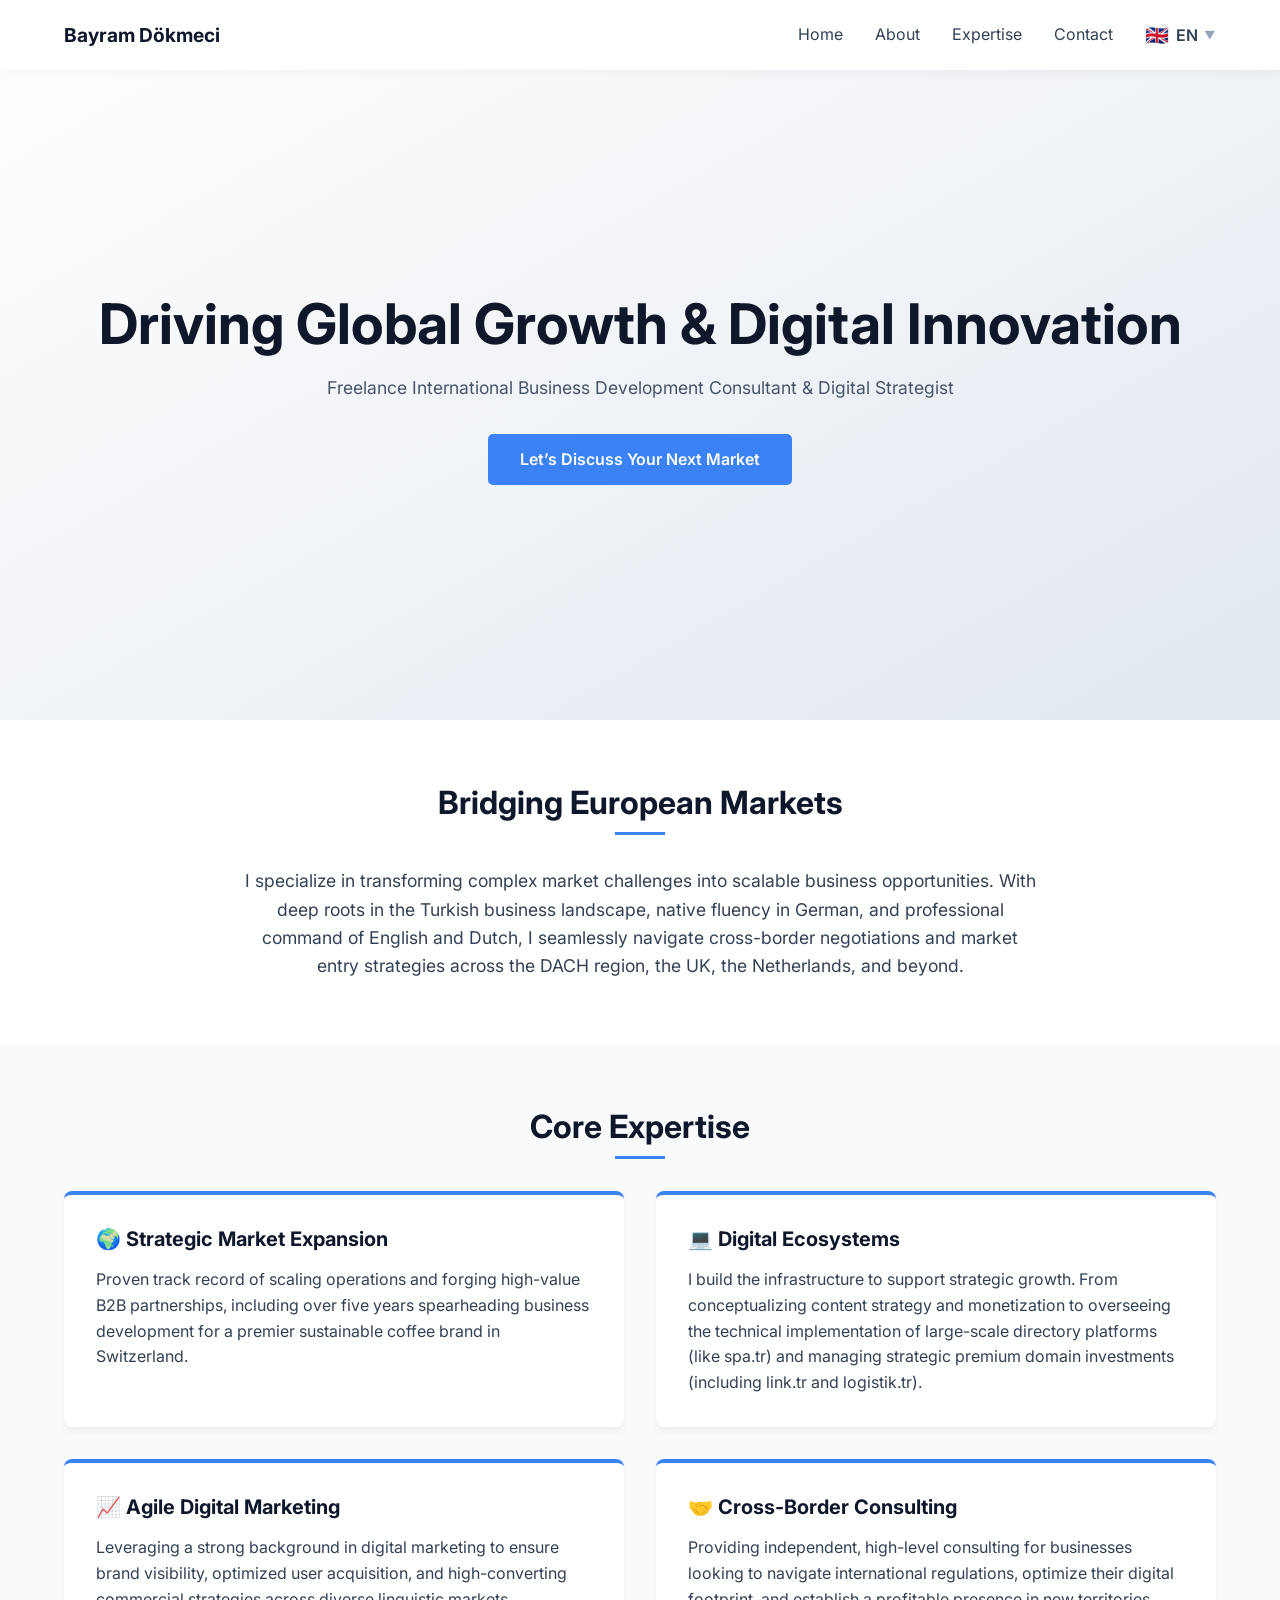
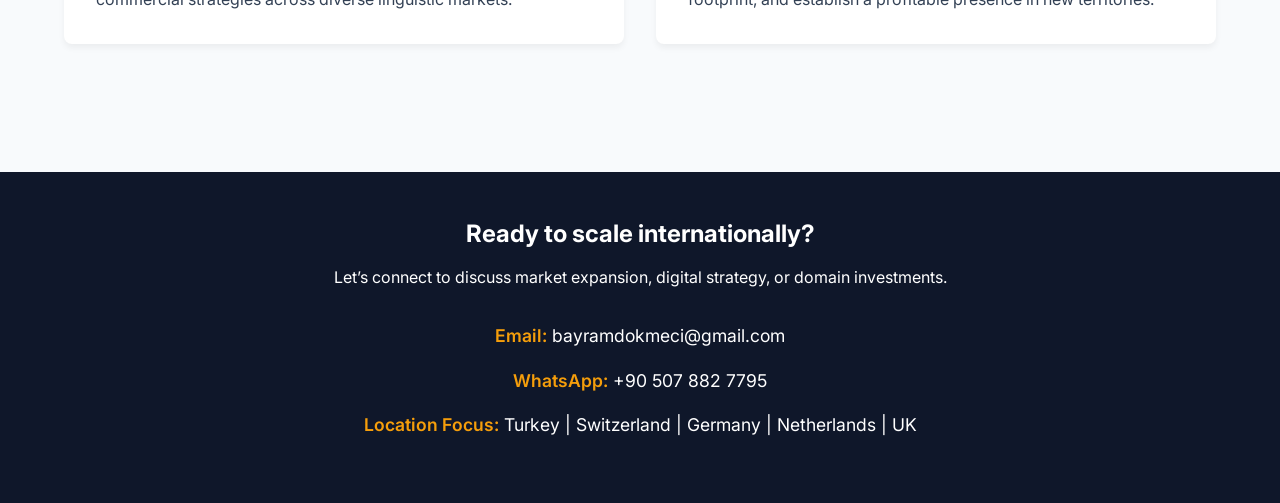
<file: index.html>
<!DOCTYPE html>
<html lang="en">
<head>
    <meta charset="UTF-8">
    <meta name="viewport" content="width=device-width, initial-scale=1.0">
    
    <meta name="description" content="Bayram Dökmeci - Freelance International Business Development Consultant & Digital Strategist.">
    <link rel="canonical" href="https://bayramdokmeci.tr/" />
    <link rel="alternate" hreflang="en" href="https://bayramdokmeci.tr/" />
    <link rel="alternate" hreflang="de" href="https://bayramdokmeci.tr/index-de.html" />
    <link rel="alternate" hreflang="nl" href="https://bayramdokmeci.tr/index-nl.html" />
    <link rel="alternate" hreflang="tr" href="https://bayramdokmeci.tr/index-tr.html" />
    <link rel="alternate" hreflang="x-default" href="https://bayramdokmeci.tr/" />
    
    <title>Bayram Dökmeci | Global Growth & Digital Innovation</title>
    <link href="https://fonts.googleapis.com/css2?family=Inter:wght@300;400;600;700&display=swap" rel="stylesheet">
    <link rel="stylesheet" href="style.css">
    <script>
        // Check if the user has already manually selected a language preference
        if (!localStorage.getItem('userLangPref')) {
            // Get the first two letters of the browser's language (e.g., 'tr-TR' becomes 'tr')
            const browserLang = navigator.language.slice(0, 2).toLowerCase();
            
            // Redirect using replace() so the user doesn't get stuck if they hit the "Back" button
            if (browserLang === 'de') {
                window.location.replace('index-de.html');
            } else if (browserLang === 'nl') {
                window.location.replace('index-nl.html');
            } else if (browserLang === 'tr') {
                window.location.replace('index-tr.html');
            }
            // If browser is English (or any other language), stay on this page
        }
    </script>
</head>
<body>

    <nav>
        <div class="container nav-container">
            <a href="#home" class="logo">Bayram Dökmeci</a>
            <div class="hamburger" id="hamburger">
                <div class="line"></div><div class="line"></div><div class="line"></div>
            </div>
            <ul class="nav-links" id="nav-links">
                <li><a href="#home">Home</a></li>
                <li><a href="#about">About</a></li>
                <li><a href="#expertise">Expertise</a></li>
                <li><a href="#contact">Contact</a></li>
                <li class="lang-menu">
                    <button id="lang-btn" class="lang-btn">
                        <span class="flag">🇬🇧</span> EN <span class="arrow">▼</span>
                    </button>
                </li>
            </ul>
        </div>
    </nav>

    <section id="home">
        <div class="container fade-in">
            <h1 class="hero-title">Driving Global Growth & Digital Innovation</h1>
            <p class="hero-subtitle">Freelance International Business Development Consultant & Digital Strategist</p>
            <a href="#contact" class="btn">Let’s Discuss Your Next Market</a>
        </div>
    </section>

    <section id="about">
        <div class="container fade-in">
            <h2 class="section-title">Bridging European Markets</h2>
            <p class="about-text">
                I specialize in transforming complex market challenges into scalable business opportunities. With deep roots in the Turkish business landscape, native fluency in German, and professional command of English and Dutch, I seamlessly navigate cross-border negotiations and market entry strategies across the DACH region, the UK, the Netherlands, and beyond.
            </p>
        </div>
    </section>

    <section id="expertise">
        <div class="container">
            <h2 class="section-title fade-in">Core Expertise</h2>
            <div class="grid">
                <div class="card fade-in">
                    <h3>🌍 Strategic Market Expansion</h3>
                    <p>Proven track record of scaling operations and forging high-value B2B partnerships, including over five years spearheading business development for a premier sustainable coffee brand in Switzerland.</p>
                </div>
                <div class="card fade-in">
                    <h3>💻 Digital Ecosystems</h3>
                    <p>I build the infrastructure to support strategic growth. From conceptualizing content strategy and monetization to overseeing the technical implementation of large-scale directory platforms (like spa.tr) and managing strategic premium domain investments (including link.tr and logistik.tr).</p>
                </div>
                <div class="card fade-in">
                    <h3>📈 Agile Digital Marketing</h3>
                    <p>Leveraging a strong background in digital marketing to ensure brand visibility, optimized user acquisition, and high-converting commercial strategies across diverse linguistic markets.</p>
                </div>
                <div class="card fade-in">
                    <h3>🤝 Cross-Border Consulting</h3>
                    <p>Providing independent, high-level consulting for businesses looking to navigate international regulations, optimize their digital footprint, and establish a profitable presence in new territories.</p>
                </div>
            </div>
        </div>
    </section>

    <section id="contact" style="padding-bottom: 0;">
        <footer>
            <div class="container fade-in">
                <h2>Ready to scale internationally?</h2>
                <p>Let’s connect to discuss market expansion, digital strategy, or domain investments.</p>
                <ul class="contact-info">
                    <li><span>Email:</span> <a href="mailto:bayramdokmeci@gmail.com" class="contact-link">bayramdokmeci@gmail.com</a></li>
                    <li><span>WhatsApp:</span> <a href="https://wa.me/905078827795" class="contact-link" target="_blank">+90 507 882 7795</a></li>
                    <li><span>Location Focus:</span> Turkey | Switzerland | Germany | Netherlands | UK</li>
                </ul>
            </div>
        </footer>
    </section>

    <div id="lang-modal" class="lang-modal">
        <div class="lang-modal-content">
            <div class="lang-modal-header">
                <h3>Select Language</h3>
                <button id="close-lang-modal" class="close-btn">&times;</button>
            </div>
            <div class="lang-grid">
                <a href="index.html" class="lang-option active"><span class="flag">🇬🇧</span> English</a>
                <a href="index-de.html" class="lang-option"><span class="flag">🇩🇪</span> Deutsch</a>
                <a href="index-nl.html" class="lang-option"><span class="flag">🇳🇱</span> Nederlands</a>
                <a href="index-tr.html" class="lang-option"><span class="flag">🇹🇷</span> Türkçe</a>
            </div>
        </div>
    </div>

    <script src="script.js"></script>
</body>
</html>
</file>
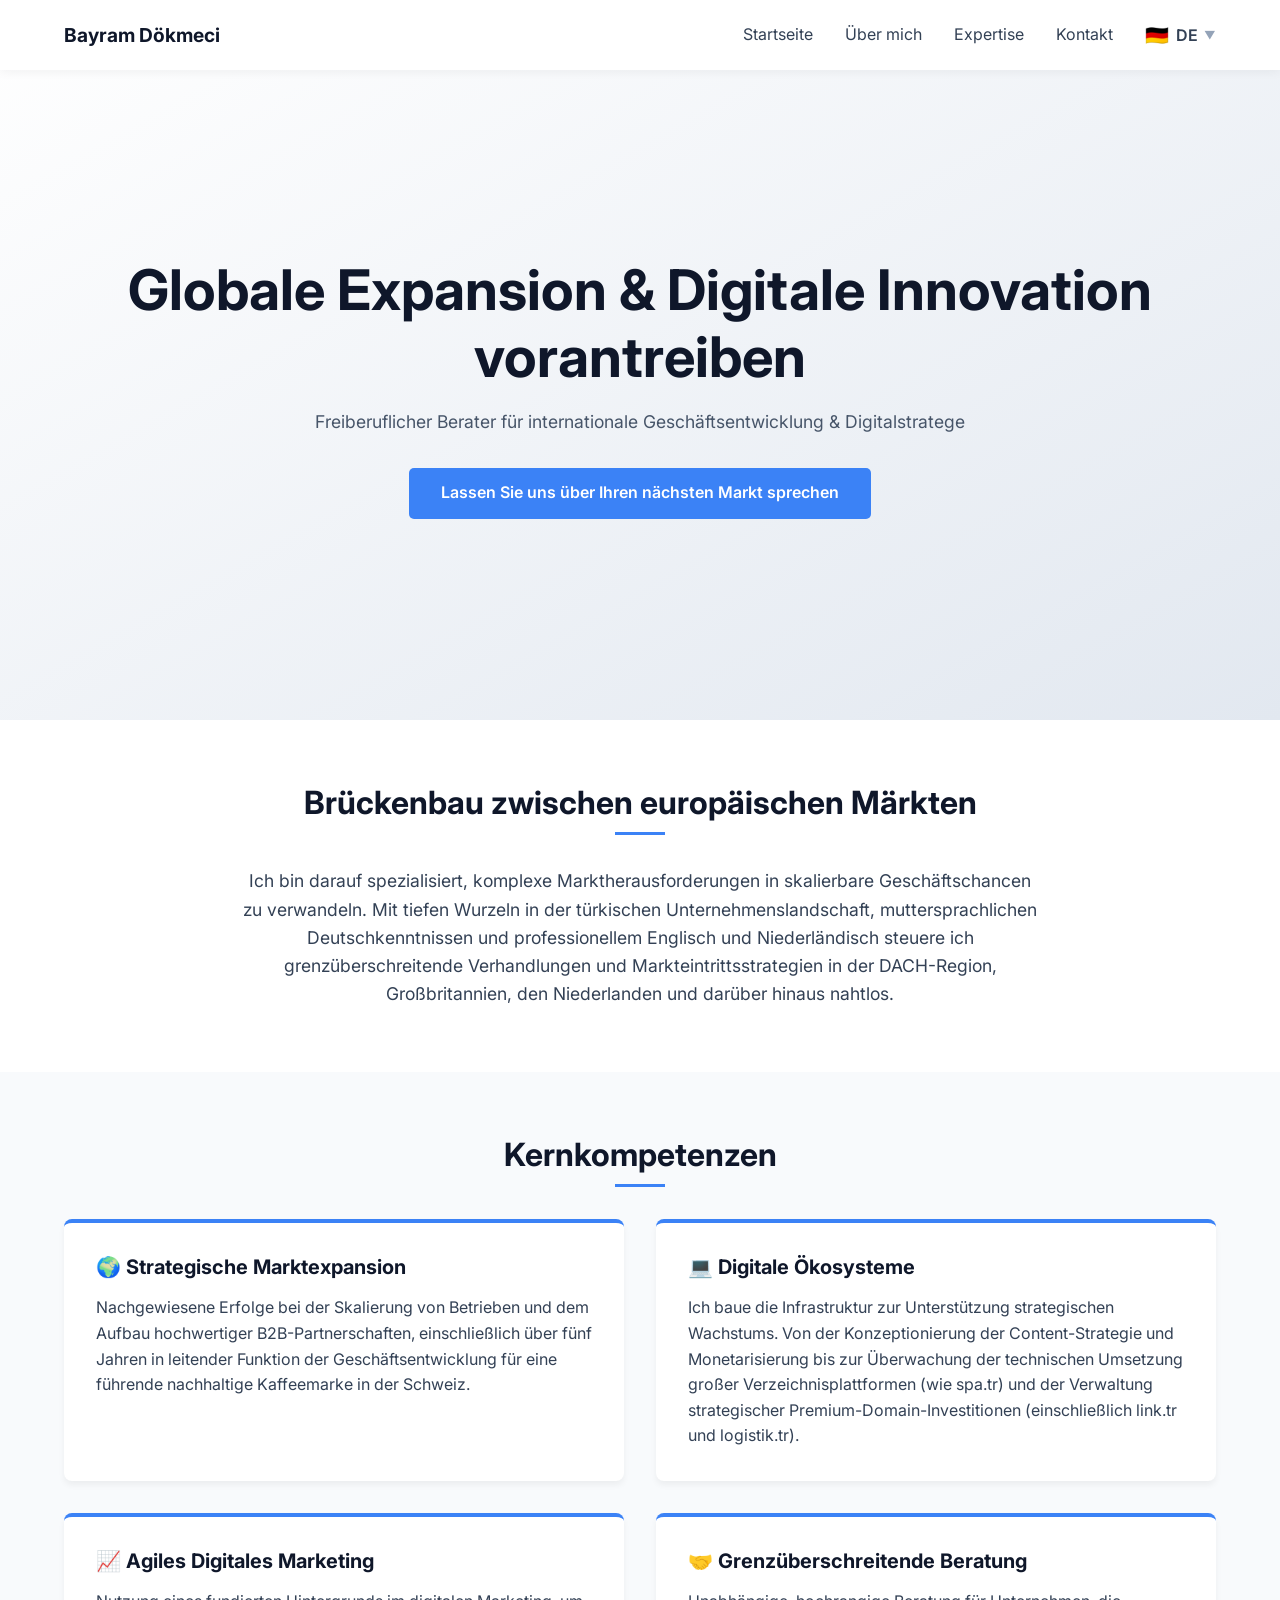
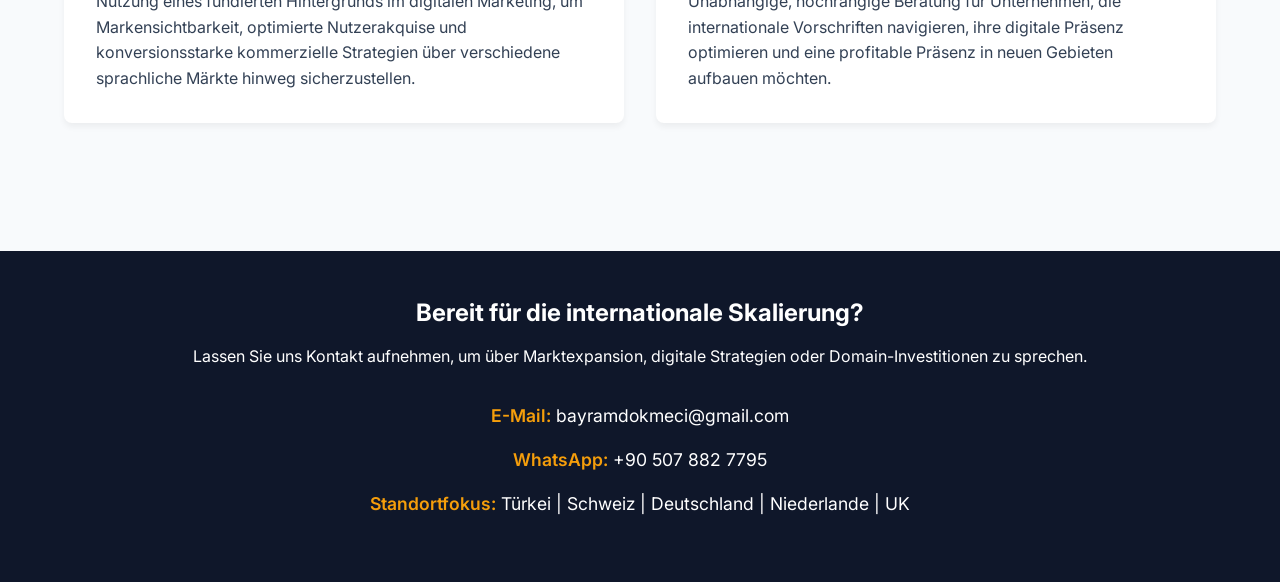
<file: index-de.html>
<!DOCTYPE html>
<html lang="de">
<head>
    <meta charset="UTF-8">
    <meta name="viewport" content="width=device-width, initial-scale=1.0">
    
    <meta name="description" content="Bayram Dökmeci - Freiberuflicher Berater für internationale Geschäftsentwicklung & Digitalstratege.">
    <link rel="canonical" href="https://bayramdokmeci.tr/index-de.html" />
    <link rel="alternate" hreflang="en" href="https://bayramdokmeci.tr/" />
    <link rel="alternate" hreflang="de" href="https://bayramdokmeci.tr/index-de.html" />
    <link rel="alternate" hreflang="nl" href="https://bayramdokmeci.tr/index-nl.html" />
    <link rel="alternate" hreflang="tr" href="https://bayramdokmeci.tr/index-tr.html" />
    <link rel="alternate" hreflang="x-default" href="https://bayramdokmeci.tr/" />
    
    <title>Bayram Dökmeci | Globale Expansion & Digitale Innovation</title>
    <link href="https://fonts.googleapis.com/css2?family=Inter:wght@300;400;600;700&display=swap" rel="stylesheet">
    <link rel="stylesheet" href="style.css">
</head>
<body>

    <nav>
        <div class="container nav-container">
            <a href="#home" class="logo">Bayram Dökmeci</a>
            <div class="hamburger" id="hamburger">
                <div class="line"></div><div class="line"></div><div class="line"></div>
            </div>
            <ul class="nav-links" id="nav-links">
                <li><a href="#home">Startseite</a></li>
                <li><a href="#about">Über mich</a></li>
                <li><a href="#expertise">Expertise</a></li>
                <li><a href="#contact">Kontakt</a></li>
                <li class="lang-menu">
                    <button id="lang-btn" class="lang-btn">
                        <span class="flag">🇩🇪</span> DE <span class="arrow">▼</span>
                    </button>
                </li>
            </ul>
        </div>
    </nav>

    <section id="home">
        <div class="container fade-in">
            <h1 class="hero-title">Globale Expansion & Digitale Innovation vorantreiben</h1>
            <p class="hero-subtitle">Freiberuflicher Berater für internationale Geschäftsentwicklung & Digitalstratege</p>
            <a href="#contact" class="btn">Lassen Sie uns über Ihren nächsten Markt sprechen</a>
        </div>
    </section>

    <section id="about">
        <div class="container fade-in">
            <h2 class="section-title">Brückenbau zwischen europäischen Märkten</h2>
            <p class="about-text">
                Ich bin darauf spezialisiert, komplexe Marktherausforderungen in skalierbare Geschäftschancen zu verwandeln. Mit tiefen Wurzeln in der türkischen Unternehmenslandschaft, muttersprachlichen Deutschkenntnissen und professionellem Englisch und Niederländisch steuere ich grenzüberschreitende Verhandlungen und Markteintrittsstrategien in der DACH-Region, Großbritannien, den Niederlanden und darüber hinaus nahtlos.
            </p>
        </div>
    </section>

    <section id="expertise">
        <div class="container">
            <h2 class="section-title fade-in">Kernkompetenzen</h2>
            <div class="grid">
                <div class="card fade-in">
                    <h3>🌍 Strategische Marktexpansion</h3>
                    <p>Nachgewiesene Erfolge bei der Skalierung von Betrieben und dem Aufbau hochwertiger B2B-Partnerschaften, einschließlich über fünf Jahren in leitender Funktion der Geschäftsentwicklung für eine führende nachhaltige Kaffeemarke in der Schweiz.</p>
                </div>
                <div class="card fade-in">
                    <h3>💻 Digitale Ökosysteme</h3>
                    <p>Ich baue die Infrastruktur zur Unterstützung strategischen Wachstums. Von der Konzeptionierung der Content-Strategie und Monetarisierung bis zur Überwachung der technischen Umsetzung großer Verzeichnisplattformen (wie spa.tr) und der Verwaltung strategischer Premium-Domain-Investitionen (einschließlich link.tr und logistik.tr).</p>
                </div>
                <div class="card fade-in">
                    <h3>📈 Agiles Digitales Marketing</h3>
                    <p>Nutzung eines fundierten Hintergrunds im digitalen Marketing, um Markensichtbarkeit, optimierte Nutzerakquise und konversionsstarke kommerzielle Strategien über verschiedene sprachliche Märkte hinweg sicherzustellen.</p>
                </div>
                <div class="card fade-in">
                    <h3>🤝 Grenzüberschreitende Beratung</h3>
                    <p>Unabhängige, hochrangige Beratung für Unternehmen, die internationale Vorschriften navigieren, ihre digitale Präsenz optimieren und eine profitable Präsenz in neuen Gebieten aufbauen möchten.</p>
                </div>
            </div>
        </div>
    </section>

    <section id="contact" style="padding-bottom: 0;">
        <footer>
            <div class="container fade-in">
                <h2>Bereit für die internationale Skalierung?</h2>
                <p>Lassen Sie uns Kontakt aufnehmen, um über Marktexpansion, digitale Strategien oder Domain-Investitionen zu sprechen.</p>
                <ul class="contact-info">
                    <li><span>E-Mail:</span> <a href="mailto:bayramdokmeci@gmail.com" class="contact-link">bayramdokmeci@gmail.com</a></li>
                    <li><span>WhatsApp:</span> <a href="https://wa.me/905078827795" class="contact-link" target="_blank">+90 507 882 7795</a></li>
                    <li><span>Standortfokus:</span> Türkei | Schweiz | Deutschland | Niederlande | UK</li>
                </ul>
            </div>
        </footer>
    </section>

    <div id="lang-modal" class="lang-modal">
        <div class="lang-modal-content">
            <div class="lang-modal-header">
                <h3>Sprache wählen</h3>
                <button id="close-lang-modal" class="close-btn">&times;</button>
            </div>
            <div class="lang-grid">
                <a href="index.html" class="lang-option"><span class="flag">🇬🇧</span> English</a>
                <a href="index-de.html" class="lang-option active"><span class="flag">🇩🇪</span> Deutsch</a>
                <a href="index-nl.html" class="lang-option"><span class="flag">🇳🇱</span> Nederlands</a>
                <a href="index-tr.html" class="lang-option"><span class="flag">🇹🇷</span> Türkçe</a>
            </div>
        </div>
    </div>

    <script src="script.js"></script>
</body>
</html>
</file>
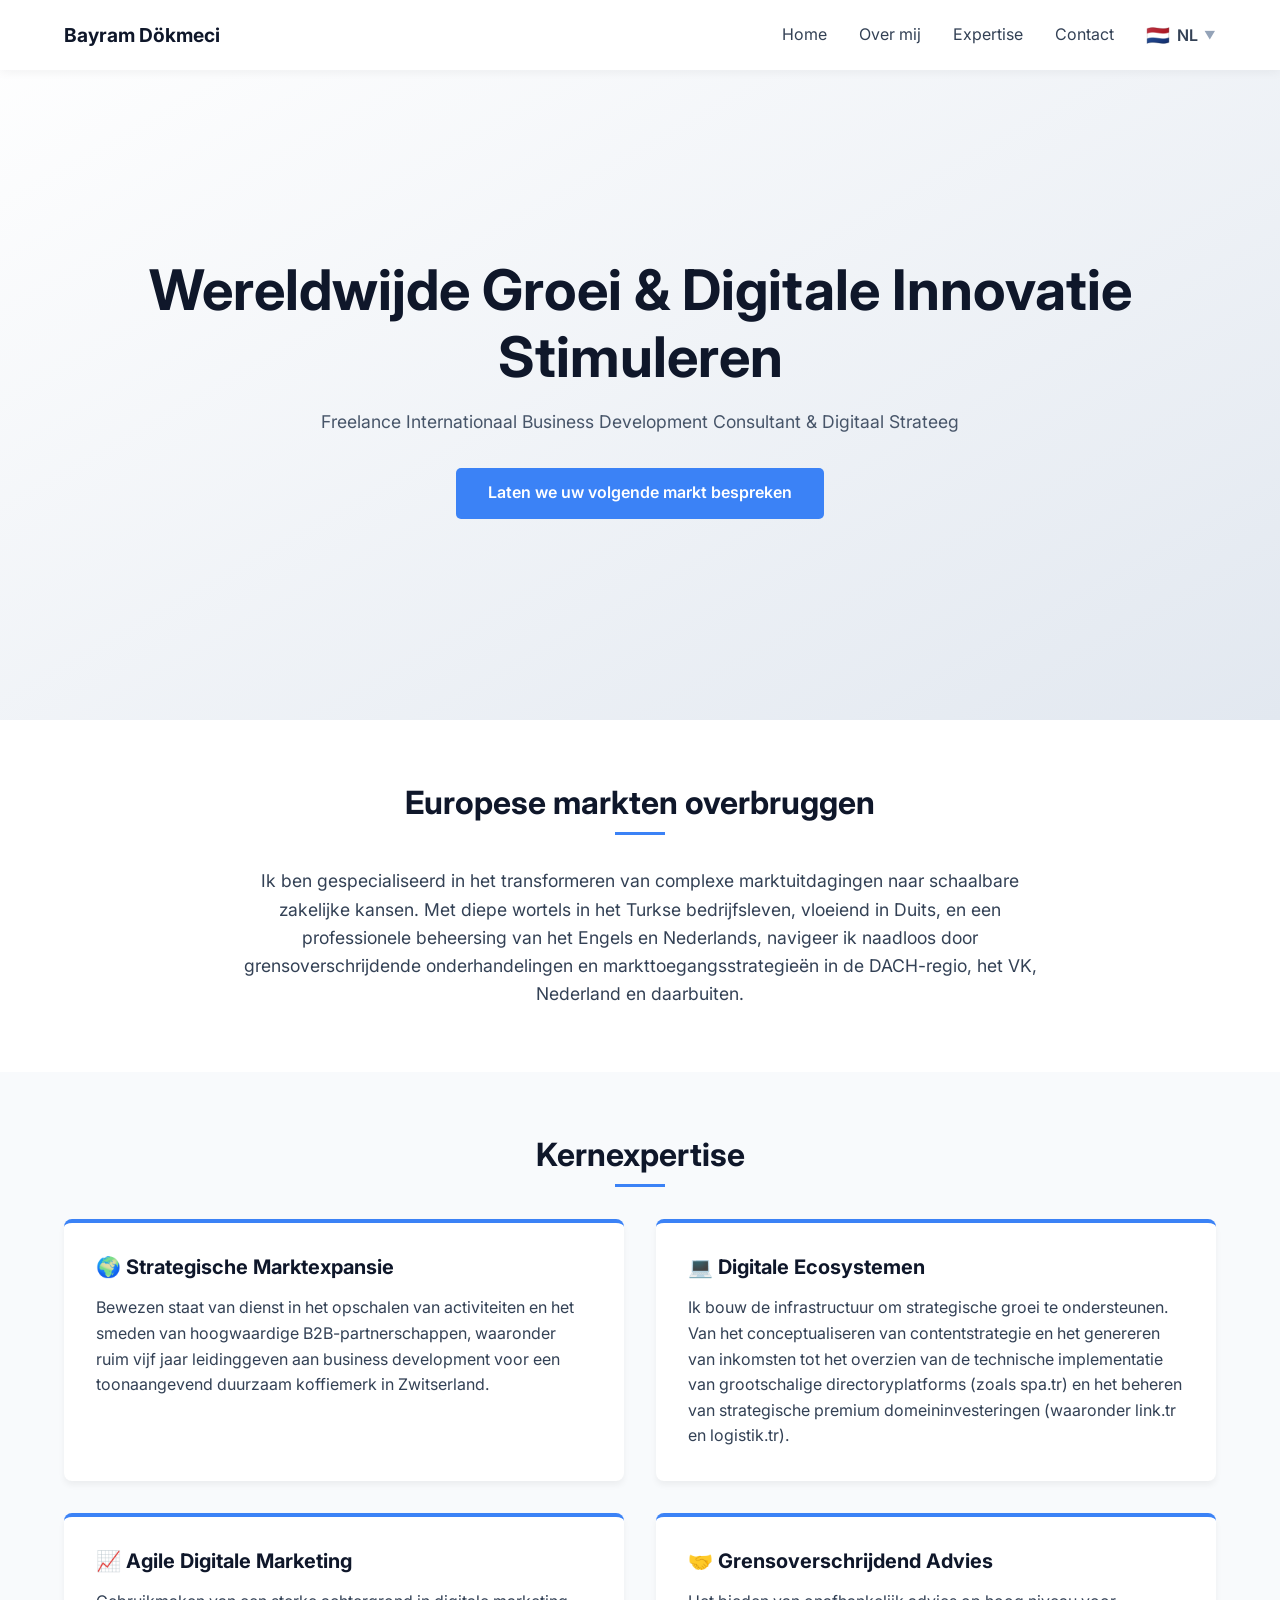
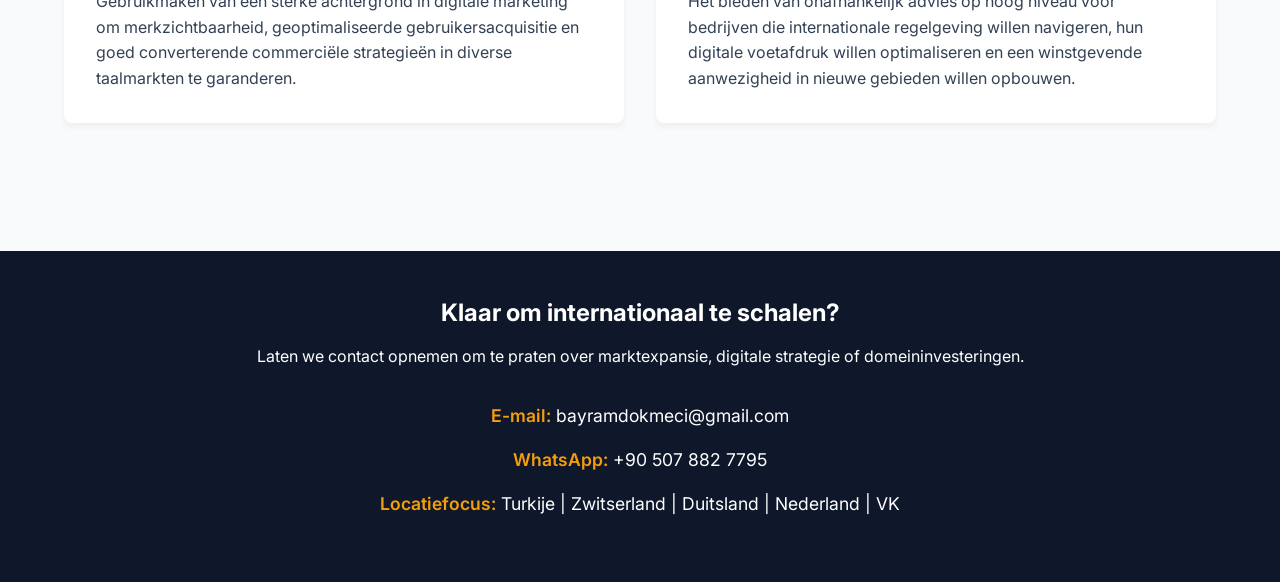
<file: index-nl.html>
<!DOCTYPE html>
<html lang="nl">
<head>
    <meta charset="UTF-8">
    <meta name="viewport" content="width=device-width, initial-scale=1.0">
    
    <meta name="description" content="Bayram Dökmeci - Freelance Internationaal Business Development Consultant & Digitaal Strateeg.">
    <link rel="canonical" href="https://bayramdokmeci.tr/index-nl.html" />
    <link rel="alternate" hreflang="en" href="https://bayramdokmeci.tr/" />
    <link rel="alternate" hreflang="de" href="https://bayramdokmeci.tr/index-de.html" />
    <link rel="alternate" hreflang="nl" href="https://bayramdokmeci.tr/index-nl.html" />
    <link rel="alternate" hreflang="tr" href="https://bayramdokmeci.tr/index-tr.html" />
    <link rel="alternate" hreflang="x-default" href="https://bayramdokmeci.tr/" />
    
    <title>Bayram Dökmeci | Wereldwijde Groei & Digitale Innovatie</title>
    <link href="https://fonts.googleapis.com/css2?family=Inter:wght@300;400;600;700&display=swap" rel="stylesheet">
    <link rel="stylesheet" href="style.css">
</head>
<body>

    <nav>
        <div class="container nav-container">
            <a href="#home" class="logo">Bayram Dökmeci</a>
            <div class="hamburger" id="hamburger">
                <div class="line"></div><div class="line"></div><div class="line"></div>
            </div>
            <ul class="nav-links" id="nav-links">
                <li><a href="#home">Home</a></li>
                <li><a href="#about">Over mij</a></li>
                <li><a href="#expertise">Expertise</a></li>
                <li><a href="#contact">Contact</a></li>
                <li class="lang-menu">
                    <button id="lang-btn" class="lang-btn">
                        <span class="flag">🇳🇱</span> NL <span class="arrow">▼</span>
                    </button>
                </li>
            </ul>
        </div>
    </nav>

    <section id="home">
        <div class="container fade-in">
            <h1 class="hero-title">Wereldwijde Groei & Digitale Innovatie Stimuleren</h1>
            <p class="hero-subtitle">Freelance Internationaal Business Development Consultant & Digitaal Strateeg</p>
            <a href="#contact" class="btn">Laten we uw volgende markt bespreken</a>
        </div>
    </section>

    <section id="about">
        <div class="container fade-in">
            <h2 class="section-title">Europese markten overbruggen</h2>
            <p class="about-text">
                Ik ben gespecialiseerd in het transformeren van complexe marktuitdagingen naar schaalbare zakelijke kansen. Met diepe wortels in het Turkse bedrijfsleven, vloeiend in Duits, en een professionele beheersing van het Engels en Nederlands, navigeer ik naadloos door grensoverschrijdende onderhandelingen en markttoegangsstrategieën in de DACH-regio, het VK, Nederland en daarbuiten.
            </p>
        </div>
    </section>

    <section id="expertise">
        <div class="container">
            <h2 class="section-title fade-in">Kernexpertise</h2>
            <div class="grid">
                <div class="card fade-in">
                    <h3>🌍 Strategische Marktexpansie</h3>
                    <p>Bewezen staat van dienst in het opschalen van activiteiten en het smeden van hoogwaardige B2B-partnerschappen, waaronder ruim vijf jaar leidinggeven aan business development voor een toonaangevend duurzaam koffiemerk in Zwitserland.</p>
                </div>
                <div class="card fade-in">
                    <h3>💻 Digitale Ecosystemen</h3>
                    <p>Ik bouw de infrastructuur om strategische groei te ondersteunen. Van het conceptualiseren van contentstrategie en het genereren van inkomsten tot het overzien van de technische implementatie van grootschalige directoryplatforms (zoals spa.tr) en het beheren van strategische premium domeininvesteringen (waaronder link.tr en logistik.tr).</p>
                </div>
                <div class="card fade-in">
                    <h3>📈 Agile Digitale Marketing</h3>
                    <p>Gebruikmaken van een sterke achtergrond in digitale marketing om merkzichtbaarheid, geoptimaliseerde gebruikersacquisitie en goed converterende commerciële strategieën in diverse taalmarkten te garanderen.</p>
                </div>
                <div class="card fade-in">
                    <h3>🤝 Grensoverschrijdend Advies</h3>
                    <p>Het bieden van onafhankelijk advies op hoog niveau voor bedrijven die internationale regelgeving willen navigeren, hun digitale voetafdruk willen optimaliseren en een winstgevende aanwezigheid in nieuwe gebieden willen opbouwen.</p>
                </div>
            </div>
        </div>
    </section>

    <section id="contact" style="padding-bottom: 0;">
        <footer>
            <div class="container fade-in">
                <h2>Klaar om internationaal te schalen?</h2>
                <p>Laten we contact opnemen om te praten over marktexpansie, digitale strategie of domeininvesteringen.</p>
                <ul class="contact-info">
                    <li><span>E-mail:</span> <a href="mailto:bayramdokmeci@gmail.com" class="contact-link">bayramdokmeci@gmail.com</a></li>
                    <li><span>WhatsApp:</span> <a href="https://wa.me/905078827795" class="contact-link" target="_blank">+90 507 882 7795</a></li>
                    <li><span>Locatiefocus:</span> Turkije | Zwitserland | Duitsland | Nederland | VK</li>
                </ul>
            </div>
        </footer>
    </section>

    <div id="lang-modal" class="lang-modal">
        <div class="lang-modal-content">
            <div class="lang-modal-header">
                <h3>Selecteer taal</h3>
                <button id="close-lang-modal" class="close-btn">&times;</button>
            </div>
            <div class="lang-grid">
                <a href="index.html" class="lang-option"><span class="flag">🇬🇧</span> English</a>
                <a href="index-de.html" class="lang-option"><span class="flag">🇩🇪</span> Deutsch</a>
                <a href="index-nl.html" class="lang-option active"><span class="flag">🇳🇱</span> Nederlands</a>
                <a href="index-tr.html" class="lang-option"><span class="flag">🇹🇷</span> Türkçe</a>
            </div>
        </div>
    </div>

    <script src="script.js"></script>
</body>
</html>
</file>
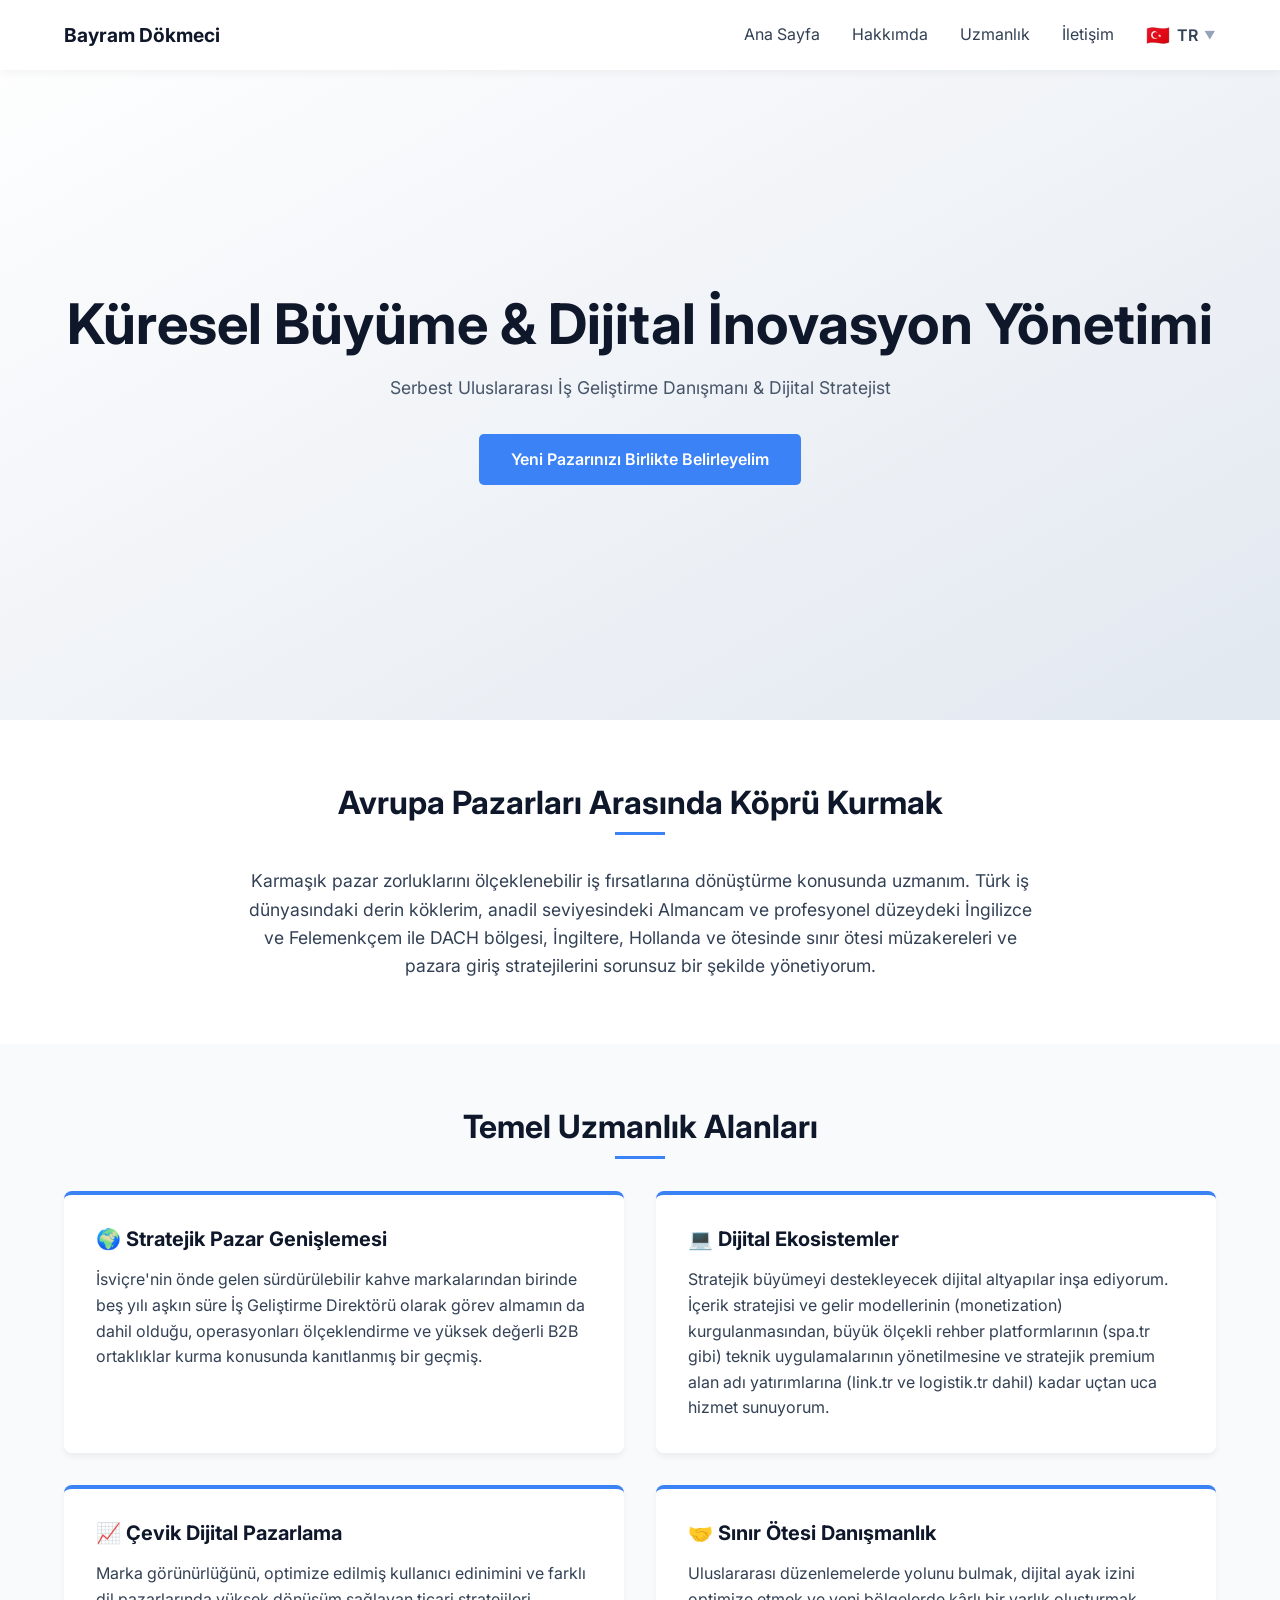
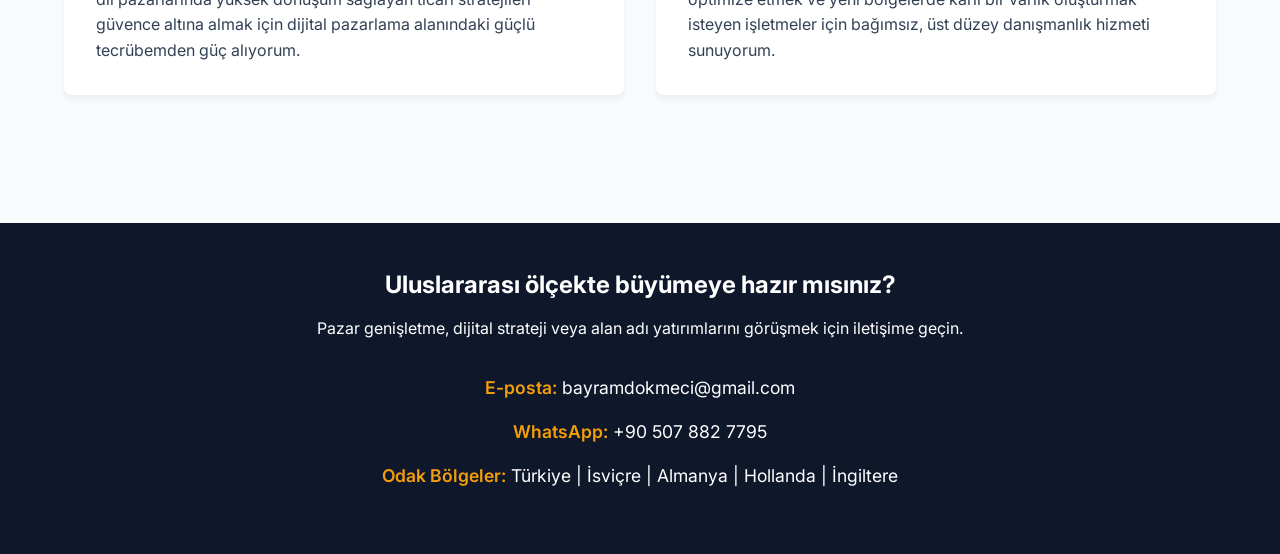
<file: index-tr.html>
<!DOCTYPE html>
<html lang="tr">
<head>
    <meta charset="UTF-8">
    <meta name="viewport" content="width=device-width, initial-scale=1.0">
    
    <meta name="description" content="Bayram Dökmeci - Serbest Uluslararası İş Geliştirme Danışmanı & Dijital Stratejist.">
    <link rel="canonical" href="https://bayramdokmeci.tr/index-tr.html" />
    <link rel="alternate" hreflang="en" href="https://bayramdokmeci.tr/" />
    <link rel="alternate" hreflang="de" href="https://bayramdokmeci.tr/index-de.html" />
    <link rel="alternate" hreflang="nl" href="https://bayramdokmeci.tr/index-nl.html" />
    <link rel="alternate" hreflang="tr" href="https://bayramdokmeci.tr/index-tr.html" />
    <link rel="alternate" hreflang="x-default" href="https://bayramdokmeci.tr/" />
    
    <title>Bayram Dökmeci | Küresel Büyüme & Dijital İnovasyon</title>
    <link href="https://fonts.googleapis.com/css2?family=Inter:wght@300;400;600;700&display=swap" rel="stylesheet">
    <link rel="stylesheet" href="style.css">
</head>
<body>

    <nav>
        <div class="container nav-container">
            <a href="#home" class="logo">Bayram Dökmeci</a>
            <div class="hamburger" id="hamburger">
                <div class="line"></div><div class="line"></div><div class="line"></div>
            </div>
            <ul class="nav-links" id="nav-links">
                <li><a href="#home">Ana Sayfa</a></li>
                <li><a href="#about">Hakkımda</a></li>
                <li><a href="#expertise">Uzmanlık</a></li>
                <li><a href="#contact">İletişim</a></li>
                <li class="lang-menu">
                    <button id="lang-btn" class="lang-btn">
                        <span class="flag">🇹🇷</span> TR <span class="arrow">▼</span>
                    </button>
                </li>
            </ul>
        </div>
    </nav>

    <section id="home">
        <div class="container fade-in">
            <h1 class="hero-title">Küresel Büyüme & Dijital İnovasyon Yönetimi</h1>
            <p class="hero-subtitle">Serbest Uluslararası İş Geliştirme Danışmanı & Dijital Stratejist</p>
            <a href="#contact" class="btn">Yeni Pazarınızı Birlikte Belirleyelim</a>
        </div>
    </section>

    <section id="about">
        <div class="container fade-in">
            <h2 class="section-title">Avrupa Pazarları Arasında Köprü Kurmak</h2>
            <p class="about-text">
                Karmaşık pazar zorluklarını ölçeklenebilir iş fırsatlarına dönüştürme konusunda uzmanım. Türk iş dünyasındaki derin köklerim, anadil seviyesindeki Almancam ve profesyonel düzeydeki İngilizce ve Felemenkçem ile DACH bölgesi, İngiltere, Hollanda ve ötesinde sınır ötesi müzakereleri ve pazara giriş stratejilerini sorunsuz bir şekilde yönetiyorum.
            </p>
        </div>
    </section>

    <section id="expertise">
        <div class="container">
            <h2 class="section-title fade-in">Temel Uzmanlık Alanları</h2>
            <div class="grid">
                <div class="card fade-in">
                    <h3>🌍 Stratejik Pazar Genişlemesi</h3>
                    <p>İsviçre'nin önde gelen sürdürülebilir kahve markalarından birinde beş yılı aşkın süre İş Geliştirme Direktörü olarak görev almamın da dahil olduğu, operasyonları ölçeklendirme ve yüksek değerli B2B ortaklıklar kurma konusunda kanıtlanmış bir geçmiş.</p>
                </div>
                <div class="card fade-in">
                    <h3>💻 Dijital Ekosistemler</h3>
                    <p>Stratejik büyümeyi destekleyecek dijital altyapılar inşa ediyorum. İçerik stratejisi ve gelir modellerinin (monetization) kurgulanmasından, büyük ölçekli rehber platformlarının (spa.tr gibi) teknik uygulamalarının yönetilmesine ve stratejik premium alan adı yatırımlarına (link.tr ve logistik.tr dahil) kadar uçtan uca hizmet sunuyorum.</p>
                </div>
                <div class="card fade-in">
                    <h3>📈 Çevik Dijital Pazarlama</h3>
                    <p>Marka görünürlüğünü, optimize edilmiş kullanıcı edinimini ve farklı dil pazarlarında yüksek dönüşüm sağlayan ticari stratejileri güvence altına almak için dijital pazarlama alanındaki güçlü tecrübemden güç alıyorum.</p>
                </div>
                <div class="card fade-in">
                    <h3>🤝 Sınır Ötesi Danışmanlık</h3>
                    <p>Uluslararası düzenlemelerde yolunu bulmak, dijital ayak izini optimize etmek ve yeni bölgelerde kârlı bir varlık oluşturmak isteyen işletmeler için bağımsız, üst düzey danışmanlık hizmeti sunuyorum.</p>
                </div>
            </div>
        </div>
    </section>

    <section id="contact" style="padding-bottom: 0;">
        <footer>
            <div class="container fade-in">
                <h2>Uluslararası ölçekte büyümeye hazır mısınız?</h2>
                <p>Pazar genişletme, dijital strateji veya alan adı yatırımlarını görüşmek için iletişime geçin.</p>
                <ul class="contact-info">
                    <li><span>E-posta:</span> <a href="mailto:bayramdokmeci@gmail.com" class="contact-link">bayramdokmeci@gmail.com</a></li>
                    <li><span>WhatsApp:</span> <a href="https://wa.me/905078827795" class="contact-link" target="_blank">+90 507 882 7795</a></li>
                    <li><span>Odak Bölgeler:</span> Türkiye | İsviçre | Almanya | Hollanda | İngiltere</li>
                </ul>
            </div>
        </footer>
    </section>

    <div id="lang-modal" class="lang-modal">
        <div class="lang-modal-content">
            <div class="lang-modal-header">
                <h3>Dil Seçin / Select Language</h3>
                <button id="close-lang-modal" class="close-btn">&times;</button>
            </div>
            <div class="lang-grid">
                <a href="index.html" class="lang-option"><span class="flag">🇬🇧</span> English</a>
                <a href="index-de.html" class="lang-option"><span class="flag">🇩🇪</span> Deutsch</a>
                <a href="index-nl.html" class="lang-option"><span class="flag">🇳🇱</span> Nederlands</a>
                <a href="index-tr.html" class="lang-option active"><span class="flag">🇹🇷</span> Türkçe</a>
            </div>
        </div>
    </div>

    <script src="script.js"></script>
</body>
</html>
</file>
<file: style.css>
:root {
    --primary-color: #0f172a;
    --secondary-color: #3b82f6;
    --accent-color: #f59e0b;
    --text-color: #334155;
    --bg-light: #f8fafc;
    --bg-white: #ffffff;
    --transition: all 0.3s ease;
}

* { margin: 0; padding: 0; box-sizing: border-box; }
html { scroll-behavior: smooth; }
body { font-family: 'Inter', sans-serif; color: var(--text-color); line-height: 1.6; background-color: var(--bg-light); }
h1, h2, h3 { color: var(--primary-color); line-height: 1.2; }
a { text-decoration: none; color: inherit; }

.container { width: 90%; max-width: 1200px; margin: 0 auto; }
section { padding: 4rem 0; }

/* Navigation */
nav { background-color: var(--bg-white); box-shadow: 0 2px 10px rgba(0,0,0,0.05); position: fixed; width: 100%; top: 0; z-index: 1000; }
.nav-container { display: flex; justify-content: space-between; align-items: center; height: 70px; }
.logo { font-weight: 700; font-size: 1.2rem; color: var(--primary-color); }
.nav-links { display: none; }
.hamburger { display: block; cursor: pointer; }
.hamburger .line { width: 25px; height: 3px; background-color: var(--primary-color); margin: 5px 0; transition: var(--transition); }

/* Language Switcher Navbar Button */
.lang-btn { background: none; border: none; font-size: 1rem; font-weight: 600; color: var(--text-color); cursor: pointer; display: flex; align-items: center; gap: 0.4rem; font-family: inherit; transition: var(--transition); }
.lang-btn:hover { color: var(--secondary-color); }
.flag { font-size: 1.2rem; }
.arrow { font-size: 0.7rem; color: #94a3b8; }

/* Mobile Menu Active State */
.nav-links.active { display: flex; flex-direction: column; position: absolute; top: 70px; left: 0; width: 100%; background-color: var(--bg-white); box-shadow: 0 5px 10px rgba(0,0,0,0.05); padding: 1rem 0; text-align: center; }
.nav-links li { list-style: none; margin: 1rem 0; }
.nav-links a:hover { color: var(--secondary-color); }

/* Hero Section */
#home { padding-top: 120px; text-align: center; background: linear-gradient(to bottom right, var(--bg-white), #e2e8f0); min-height: 80vh; display: flex; flex-direction: column; justify-content: center; }
.hero-title { font-size: 2.5rem; margin-bottom: 1rem; }
.hero-subtitle { font-size: 1.1rem; margin-bottom: 2rem; color: #475569; }
.btn { display: inline-block; background-color: var(--secondary-color); color: white; padding: 0.8rem 2rem; border-radius: 5px; font-weight: 600; transition: var(--transition); }
.btn:hover { background-color: #2563eb; transform: translateY(-2px); }

/* About & Expertise */
#about { background-color: var(--bg-white); }
.section-title { text-align: center; font-size: 2rem; margin-bottom: 2rem; position: relative; }
.section-title::after { content: ''; display: block; width: 50px; height: 3px; background-color: var(--secondary-color); margin: 10px auto 0; }
.about-text { font-size: 1.1rem; text-align: center; max-width: 800px; margin: 0 auto; }

.grid { display: grid; grid-template-columns: 1fr; gap: 2rem; margin-top: 2rem; }
.card { background-color: var(--bg-white); padding: 2rem; border-radius: 8px; box-shadow: 0 4px 6px rgba(0,0,0,0.05); border-top: 4px solid var(--secondary-color); transition: var(--transition); }
.card:hover { transform: translateY(-5px); box-shadow: 0 10px 15px rgba(0,0,0,0.1); }
.card h3 { margin-bottom: 1rem; font-size: 1.25rem; }

/* Footer */
footer { background-color: var(--primary-color); color: white; padding: 3rem 0; text-align: center; }
footer h2 { color: white; margin-bottom: 1rem; }
.contact-info { list-style: none; margin-top: 2rem; font-size: 1.1rem;}
.contact-info li { margin-bottom: 1rem; }
.contact-info span { font-weight: 600; color: var(--accent-color); }
.contact-link { color: white; transition: color 0.3s ease; }
.contact-link:hover { color: var(--secondary-color); }

/* Language Modal Popup */
.lang-modal { display: none; position: fixed; z-index: 2000; left: 0; top: 0; width: 100%; height: 100%; background-color: rgba(15, 23, 42, 0.4); backdrop-filter: blur(4px); opacity: 0; transition: opacity 0.3s ease; }
.lang-modal.show { display: flex; justify-content: center; align-items: center; opacity: 1; }
.lang-modal-content { background-color: var(--bg-white); padding: 2rem; border-radius: 12px; width: 90%; max-width: 400px; box-shadow: 0 20px 25px -5px rgba(0, 0, 0, 0.1); transform: translateY(-20px); transition: transform 0.3s ease; }
.lang-modal.show .lang-modal-content { transform: translateY(0); }
.lang-modal-header { display: flex; justify-content: space-between; align-items: center; margin-bottom: 1.5rem; }
.lang-modal-header h3 { font-size: 1.2rem; margin: 0; }
.close-btn { background: none; border: none; font-size: 1.8rem; cursor: pointer; color: #64748b; line-height: 1; }
.close-btn:hover { color: var(--primary-color); }
.lang-grid { display: grid; grid-template-columns: 1fr; gap: 0.8rem; }
.lang-option { display: flex; align-items: center; gap: 1rem; padding: 0.8rem 1.2rem; border-radius: 8px; font-weight: 500; border: 1px solid #e2e8f0; transition: var(--transition); }
.lang-option:hover { background-color: var(--bg-light); border-color: var(--secondary-color); color: var(--secondary-color); }
.lang-option.active { background-color: #eff6ff; border-color: var(--secondary-color); color: var(--secondary-color); }

/* Desktop Media Query */
@media (min-width: 768px) {
    .hamburger { display: none; }
    .nav-links { display: flex; align-items: center; }
    .nav-links li { margin: 0 0 0 2rem; }
    .hero-title { font-size: 3.5rem; }
    .grid { grid-template-columns: repeat(2, 1fr); }
}

/* Animations */
.fade-in { opacity: 0; transform: translateY(20px); transition: opacity 0.6s ease-out, transform 0.6s ease-out; }
.fade-in.appear { opacity: 1; transform: translateY(0); }
</file>
